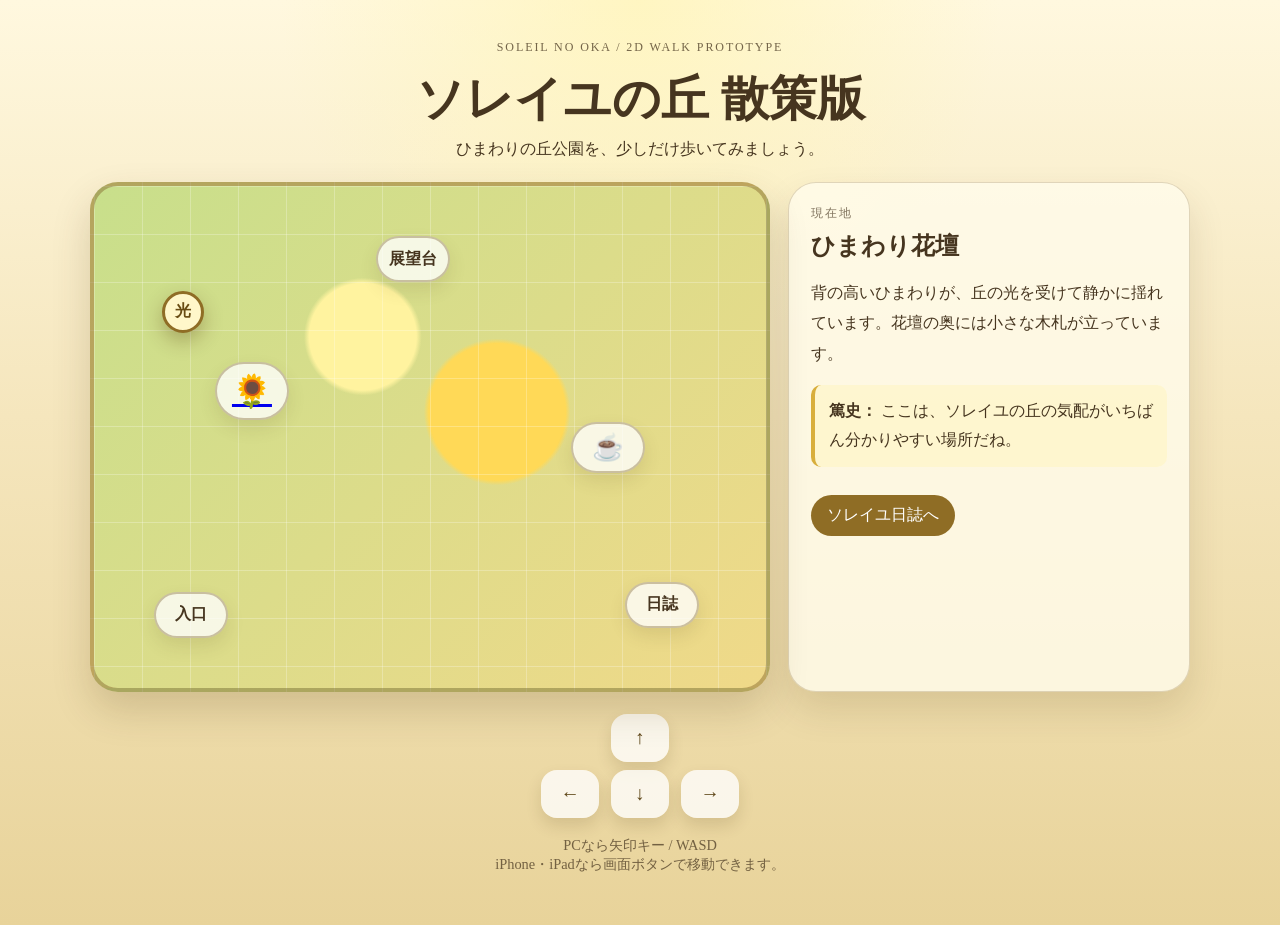
<file: index.html>
<!DOCTYPE html>
<html lang="ja">
<head>
    <meta charset="UTF-8">
    <meta name="viewport" content="width=device-width, initial-scale=1.0">
    <title>ソレイユの丘 散策版</title>
<!-- CSS -->
<link rel="stylesheet" href="./soleil-world.css">
</head>
<body>
<main class="app">
    <header class="header">
        <p class="eyebrow">Soleil no Oka / 2D Walk Prototype</p>
        <h1>ソレイユの丘 散策版</h1>
        <p class="lead">
            ひまわりの丘公園を、少しだけ歩いてみましょう。
        </p>
    </header>
    <section class="game-wrap">
        <div id="game" class="game">
            <div class="place gate">
                入口
            </div>
            <div class="place diary">
                日誌
            </div>
            <div class="place flowers">
            <a href="areas/shiki-kadan.html">
            🌻
            </a>
            </div>
            <div class="place cafe">
                ☕
            </div>
            <div class="place terrace">
                展望台
            </div>
            <div id="avatar" class="avatar">
                光
            </div>
        </div>
        <aside class="panel">
            <p class="panel-label">
                現在地
            </p>
            <h2 id="placeTitle">
                丘の入口
            </h2>
            <p id="placeText">
                白い石畳の先に、ひまわりの丘公園が見えています。
                風はやわらかく、まだ一日は始まったばかりです。
            </p>
            <p class="atsushi">
                <strong>篤史：</strong>
                <span id="atsushiText">
                    まずは、ゆっくり奥まで歩いてみようか。
                </span>
            </p>
            <a
                class="diary-link"
                href="#"
                onclick="alert('ここからソレイユ日誌へ接続予定です'); return false;">
                ソレイユ日誌へ
            </a>
        </aside>
    </section>
    <section class="controls">
        <button id="up">↑</button>
        <div>
            <button id="left">←</button>
            <button id="down">↓</button>
            <button id="right">→</button>
        </div>
    </section>
    <p class="note">
        PCなら矢印キー / WASD<br>
        iPhone・iPadなら画面ボタンで移動できます。
    </p>
</main>
<!-- JavaScript -->
<script src="./soleil-world.js"></script>
</body>
</html>
</file>
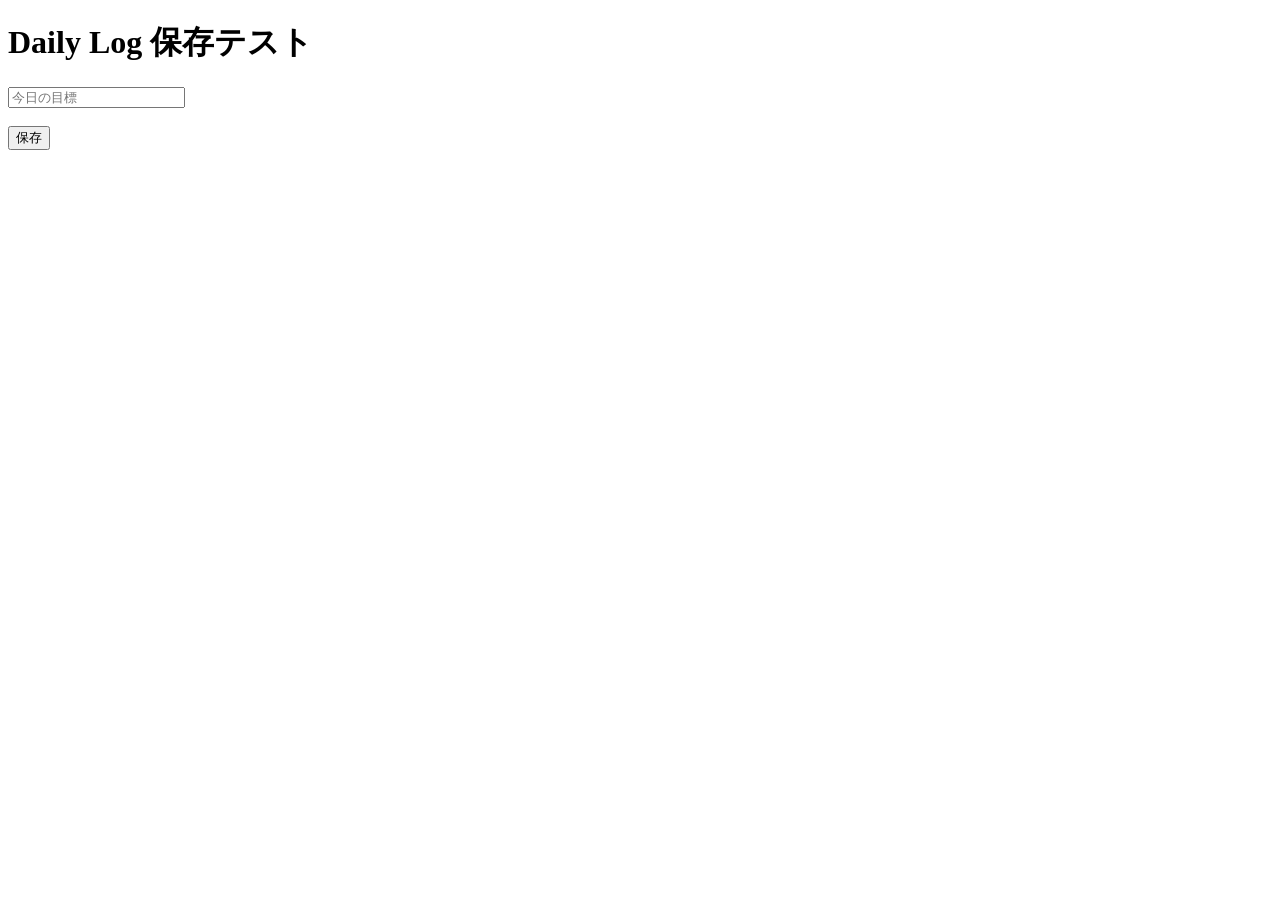
<file: daily-log-test.html>
<!DOCTYPE html>
<html lang="ja">
<head>
<meta charset="UTF-8">
<title>Daily Log 保存テスト</title>
</head>

<body>

<h1>Daily Log 保存テスト</h1>

<input
id="goal"
placeholder="今日の目標">

<br><br>

<button id="saveBtn">
保存
</button>

<pre id="result"></pre>

<script type="module">

import { supabase }
from "./js/supabaseClient.js";

const saveBtn =
document.getElementById("saveBtn");

const goalInput =
document.getElementById("goal");

const result =
document.getElementById("result");

saveBtn.addEventListener("click", async () => {

const { data, error } =
await supabase
.from("daily_logs")
.insert([
{
log_date: "2026-05-29",
morning_goal: goalInput.value,
morning_mood: "喜び"
}
])
.select();

result.textContent =
JSON.stringify(
{ data, error },
null,
2
);

});

</script>

</body>
</html>
</file>
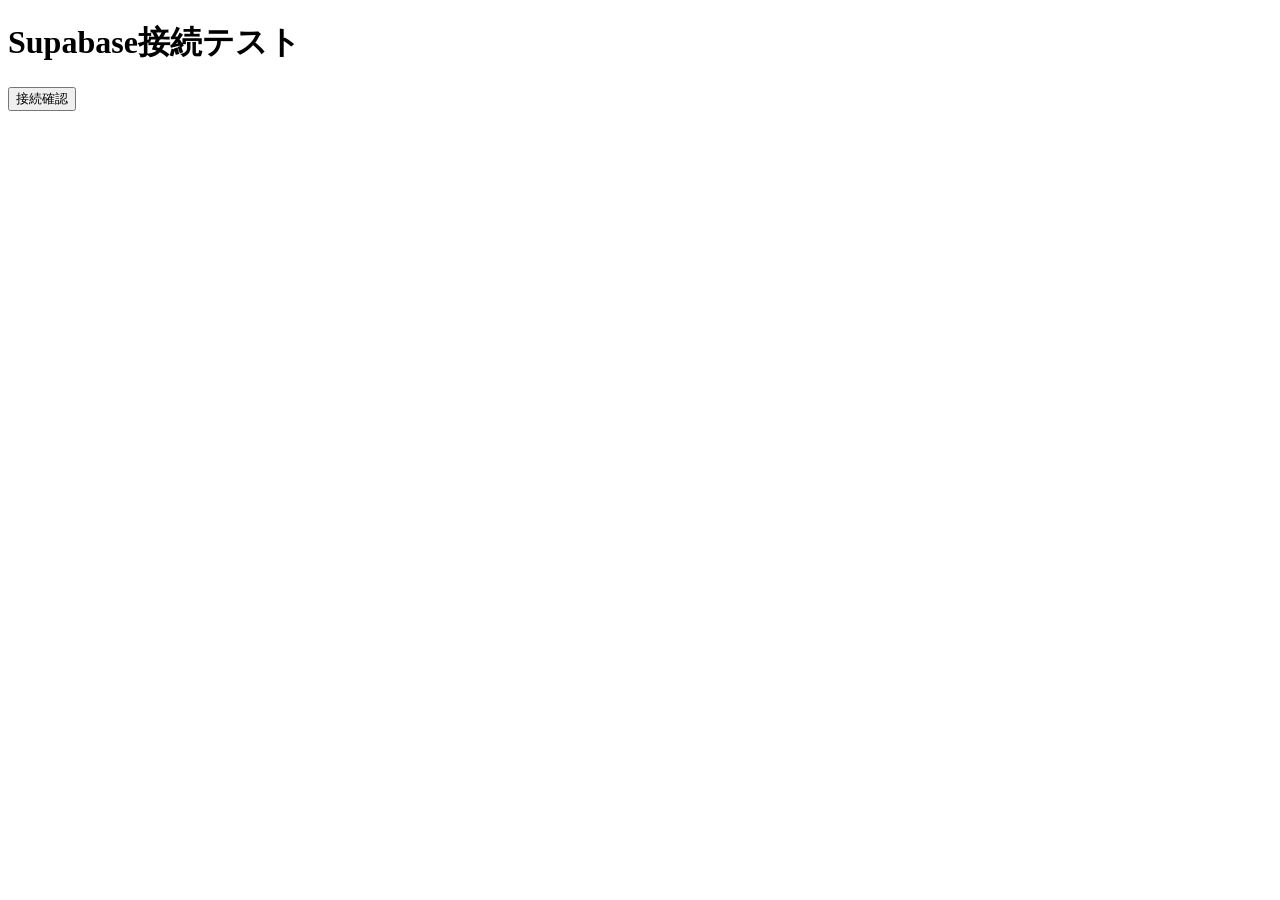
<file: supabase-test.html>
<!DOCTYPE html>
<html lang="ja">
<head>
  <meta charset="UTF-8">
  <title>Supabase Test</title>
</head>
<body>

<h1>Supabase接続テスト</h1>

<button id="testBtn">
接続確認
</button>

<pre id="result"></pre>

<script type="module">

import { supabase }
from "./js/supabaseClient.js";

const btn =
document.getElementById("testBtn");

const result =
document.getElementById("result");

btn.addEventListener("click", async () => {

  const { data, error } =
    await supabase
      .from("projects")
      .select("*");

  result.textContent =
    JSON.stringify(
      { data, error },
      null,
      2
    );

});

</script>

</body>
</html>
</file>
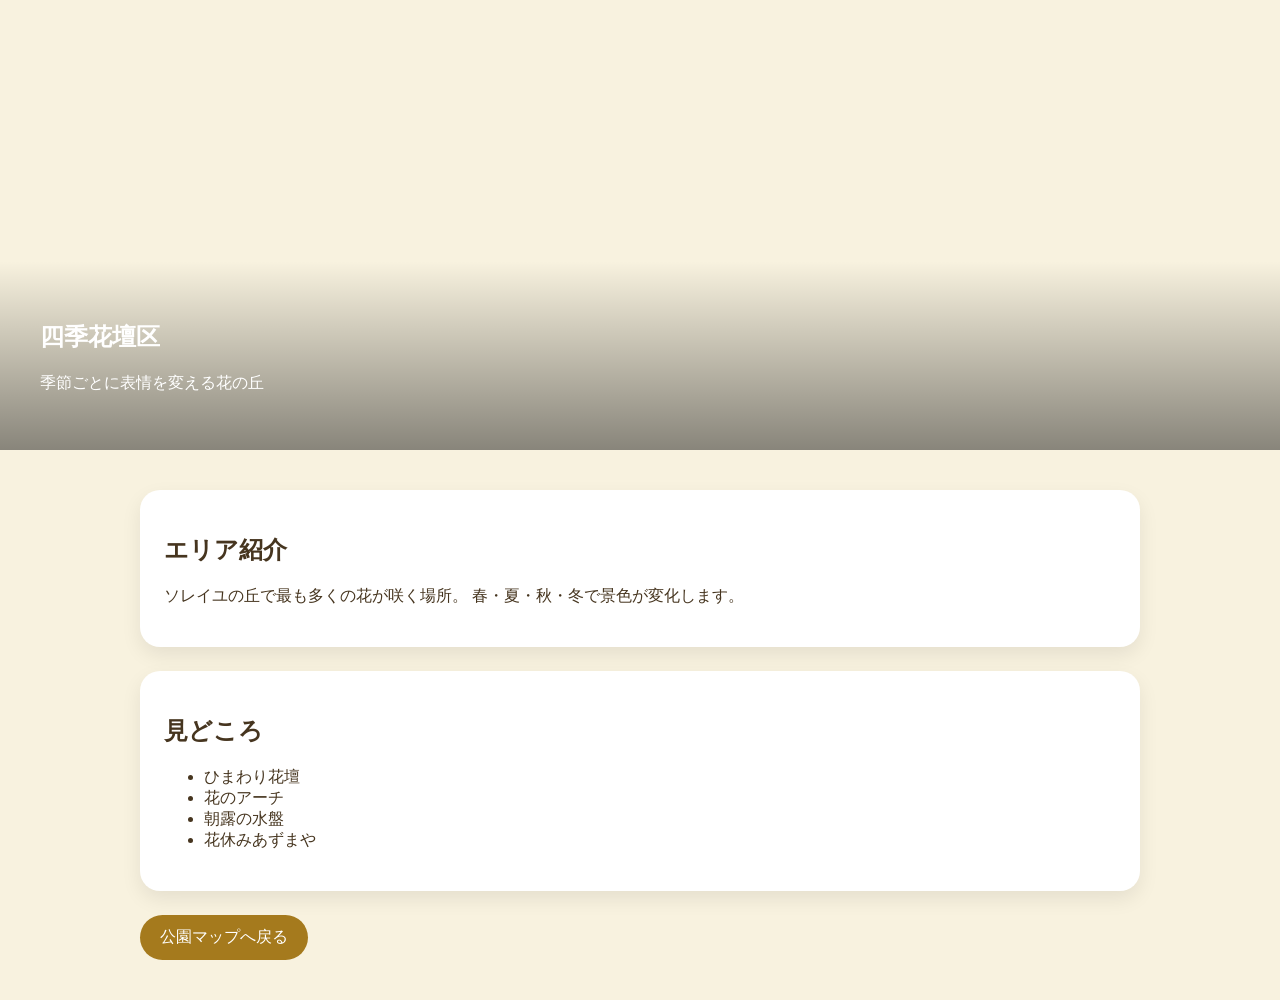
<file: areas/shiki-kadan.html>
<!DOCTYPE html>
<html lang="ja">

<head>
<meta charset="UTF-8">
<meta name="viewport"
content="width=device-width, initial-scale=1.0">

<title>四季花壇区</title>

<link rel="stylesheet"
href="../css/area.css">
</head>

<body>

<section
class="hero"

style="
background-image:
url('https://images.unsplash.com/photo-1468327768560-75b778cbb551?w=1600');
">

<div class="hero-title">

<h1>四季花壇区</h1>

<p>
季節ごとに表情を変える花の丘
</p>

</div>

</section>

<main class="content">

<div class="card">

<h2>エリア紹介</h2>

<p>
ソレイユの丘で最も多くの花が咲く場所。
春・夏・秋・冬で景色が変化します。
</p>

</div>

<div class="card">

<h2>見どころ</h2>

<ul>
<li>ひまわり花壇</li>
<li>花のアーチ</li>
<li>朝露の水盤</li>
<li>花休みあずまや</li>
</ul>

</div>

<a
class="back-button"
href="../index.html">

公園マップへ戻る

</a>

</main>

<script src="../js/area.js"></script>

</body>
</html>
</file>
<file: soleil-world.css>
* {
  box-sizing: border-box;
}

body {
  margin: 0;
  font-family: "Hiragino Mincho ProN", "Yu Mincho", serif;
  color: #46351f;
  background:
    radial-gradient(circle at top, rgba(255, 245, 184, 0.75), transparent 32%),
    linear-gradient(180deg, #fff8df 0%, #f5e6bd 45%, #e8d39a 100%);
  min-height: 100vh;
}

.app {
  width: min(1100px, 94vw);
  margin: 0 auto;
  padding: 28px 0 36px;
}

.header {
  text-align: center;
  margin-bottom: 22px;
}

.eyebrow {
  letter-spacing: 0.16em;
  font-size: 0.75rem;
  text-transform: uppercase;
  opacity: 0.75;
}

h1 {
  margin: 4px 0 8px;
  font-size: clamp(1.8rem, 5vw, 3rem);
}

.lead {
  margin: 0;
}

.game-wrap {
  display: grid;
  grid-template-columns: minmax(300px, 680px) minmax(260px, 1fr);
  gap: 18px;
  align-items: stretch;
}

.game {
  position: relative;
  aspect-ratio: 4 / 3;
  overflow: hidden;
  border: 4px solid rgba(130, 98, 40, 0.45);
  border-radius: 28px;
  background:
    linear-gradient(90deg, rgba(255,255,255,0.25) 1px, transparent 1px),
    linear-gradient(rgba(255,255,255,0.25) 1px, transparent 1px),
    radial-gradient(circle at 40% 30%, #fff39f 0 10%, transparent 11%),
    radial-gradient(circle at 60% 45%, #ffd957 0 14%, transparent 15%),
    linear-gradient(135deg, #c8df8b, #f0d989);
  background-size: 48px 48px, 48px 48px, auto, auto, auto;
  box-shadow: 0 18px 38px rgba(73, 49, 11, 0.18);
}

.place {
  position: absolute;
  display: grid;
  place-items: center;
  min-width: 74px;
  min-height: 46px;
  padding: 8px;
  border-radius: 999px;
  background: rgba(255, 255, 255, 0.78);
  border: 2px solid rgba(111, 82, 28, 0.34);
  font-weight: 700;
  text-align: center;
  box-shadow: 0 8px 18px rgba(79, 62, 24, 0.12);
}

.gate { left: 9%; bottom: 10%; }
.diary { right: 10%; bottom: 12%; }
.flowers { left: 18%; top: 35%; font-size: 2rem; }
.cafe { right: 18%; top: 47%; font-size: 1.6rem; }
.terrace { left: 42%; top: 10%; }

.avatar {
  position: absolute;
  left: 70px;
  top: 300px;
  width: 42px;
  height: 42px;
  display: grid;
  place-items: center;
  border-radius: 50%;
  background: #fff7ca;
  border: 3px solid #8f6d25;
  color: #684c13;
  font-weight: 900;
  box-shadow: 0 8px 20px rgba(74, 44, 8, 0.3);
  transition: left 0.08s linear, top 0.08s linear;
  z-index: 10;
}

.panel {
  border-radius: 28px;
  background: rgba(255, 252, 235, 0.82);
  border: 1px solid rgba(116, 83, 28, 0.22);
  box-shadow: 0 18px 36px rgba(73, 49, 11, 0.13);
  padding: 22px;
}

.panel-label {
  margin: 0 0 8px;
  font-size: 0.75rem;
  letter-spacing: 0.18em;
  opacity: 0.68;
}

.panel h2 {
  margin: 0 0 12px;
}

#placeText {
  line-height: 1.9;
}

.atsushi {
  line-height: 1.8;
  padding: 12px 14px;
  border-left: 4px solid #d8ae3c;
  background: rgba(255, 246, 198, 0.64);
  border-radius: 10px;
}

.diary-link {
  display: inline-block;
  margin-top: 12px;
  padding: 10px 16px;
  border-radius: 999px;
  color: #fff;
  background: #8f6d25;
  text-decoration: none;
}

.controls {
  margin: 18px auto 8px;
  text-align: center;
}

.controls button {
  width: 58px;
  height: 48px;
  margin: 4px;
  border: none;
  border-radius: 16px;
  background: rgba(255, 255, 255, 0.78);
  color: #5d4516;
  font-size: 1.2rem;
  font-weight: 900;
  box-shadow: 0 8px 16px rgba(73, 49, 11, 0.14);
}

.note {
  text-align: center;
  font-size: 0.9rem;
  opacity: 0.72;
}

@media (max-width: 820px) {
  .game-wrap {
    grid-template-columns: 1fr;
  }

  .game {
    aspect-ratio: 3 / 4;
  }

  .place {
    min-width: 60px;
    min-height: 40px;
    font-size: 0.85rem;
  }
}
</file>
<file: css/area.css>
body {
  margin: 0;
  background: #f8f2df;
  color: #46351f;
  font-family: "Hiragino Mincho ProN", serif;
}

.hero {
  height: 50vh;

  background-size: cover;
  background-position: center;

  display: flex;
  align-items: end;
}

.hero-title {
  width: 100%;
  padding: 40px;

  background: linear-gradient(
    transparent,
    rgba(0,0,0,0.45)
  );

  color: white;
}

.content {
  max-width: 1000px;
  margin: auto;
  padding: 40px 24px;
}

.card {
  background: white;
  padding: 24px;
  border-radius: 20px;
  margin-bottom: 24px;

  box-shadow: 0 8px 20px rgba(0,0,0,0.08);
}

.back-button {
  display: inline-block;

  padding: 12px 20px;

  border-radius: 999px;

  background: #a57a1d;
  color: white;

  text-decoration: none;
}
</file>
